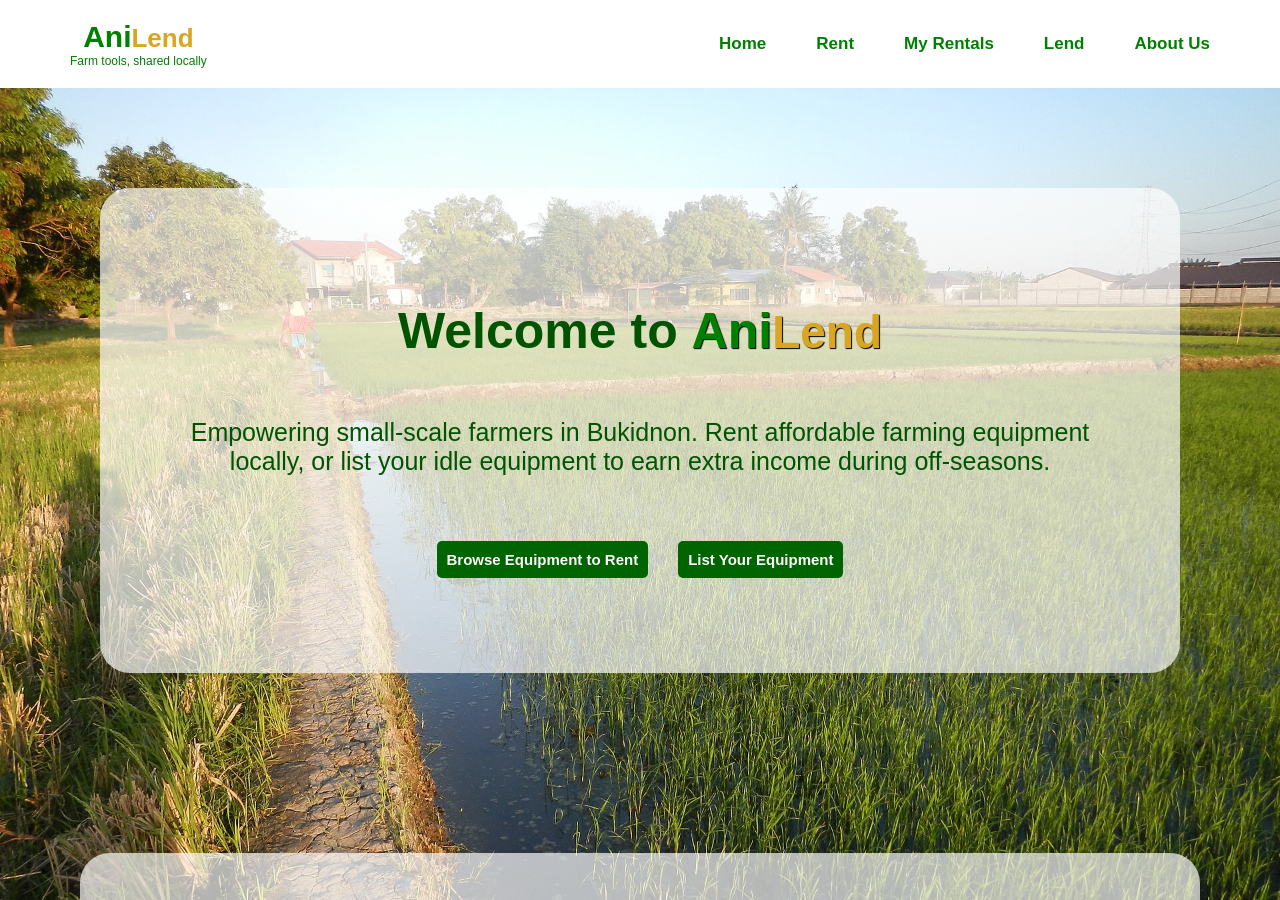
<file: index.html>
<!DOCTYPE html>
<html lang="en">

<head>
    <meta charset="UTF-8">
    <meta name="viewport" content="width=device-width, initial-scale=1.0">
    <link rel="stylesheet" href="style.css">
    <title>AniLend</title>
</head>

<body>
    <div class="header">
        <!-- DIRI ANG BRAND NAME + WORDINGS -->
        <div class="brand_area">
            <span class="Ani_Header">Ani<span class="Lend_Header">Lend</span></span>
            <small>Farm tools, shared locally</small>
        </div>


        <!-- DIRI ANG NAVIGATION -->
        <div id="site-nav">
            <a href="home.html" target="main">Home</a>
            <a href="rent.html" target="main">Rent</a>
            <a href="my-rentals.html" target="main">My Rentals</a>
            <a href="lend.html" target="main">Lend</a>
            <a href="aboutus.html" target="main">About Us</a>
        </div>
    </div>

    <div class="main">
        <iframe src="home.html" width="100%" height="100%" name="main"></iframe>
    </div>

</body>

</html>
</file>
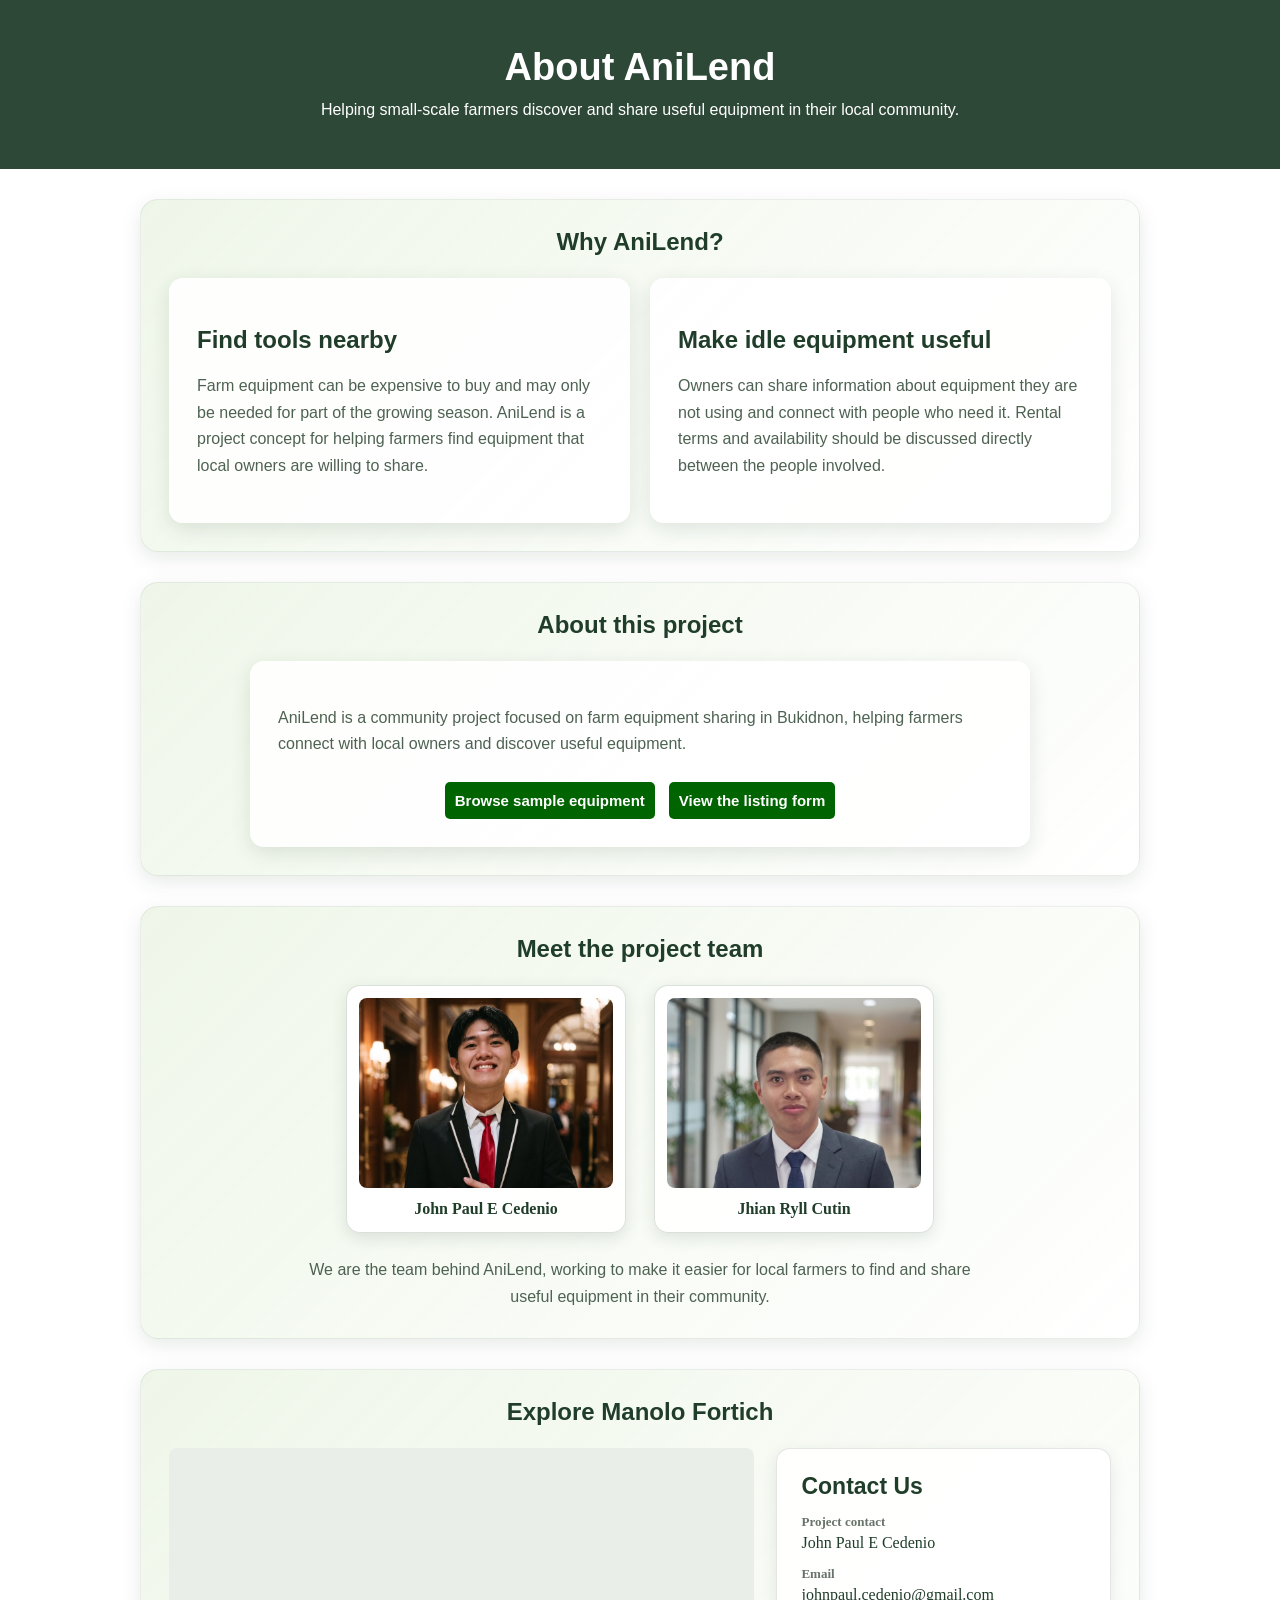
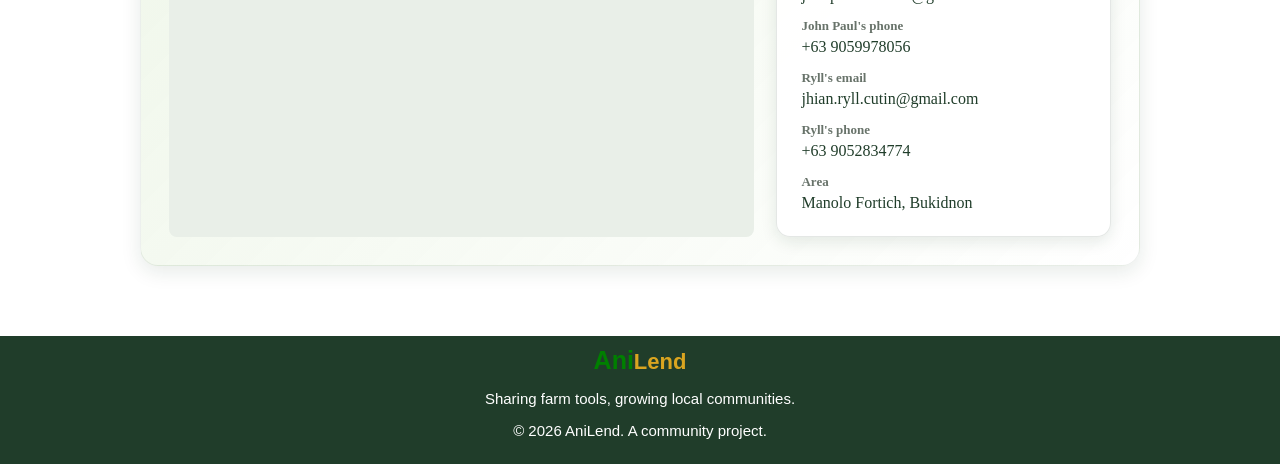
<file: aboutus.html>
<!DOCTYPE html>
<html lang="en">

<head>
    <meta charset="UTF-8">
    <meta name="viewport" content="width=device-width, initial-scale=1.0">
    <meta name="description" content="Learn about AniLend and its farm equipment sharing project in Bukidnon.">
    <title>About AniLend</title>
    <link rel="stylesheet" href="style.css">
</head>

<body>
    <main class="about-content">
        <section class="about-banner">
            <h1>About AniLend</h1>
            <p>Helping small-scale farmers discover and share useful equipment in their local community.</p>
        </section>

        <section class="about-section about-reasons">
            <h2>Why AniLend?</h2>
            <div class="about-panels">
                <article class="about-panel">
                    <h2>Find tools nearby</h2>
                    <p>Farm equipment can be expensive to buy and may only be needed for part of the growing season. AniLend is a project concept for helping farmers find equipment that local owners are willing to share.</p>
                </article>
                <article class="about-panel">
                    <h2>Make idle equipment useful</h2>
                    <p>Owners can share information about equipment they are not using and connect with people who need it. Rental terms and availability should be discussed directly between the people involved.</p>
                </article>
            </div>
        </section>

        <section class="about-section about-project">
            <h2>About this project</h2>
            <article class="about-panel">
                <p>AniLend is a community project focused on farm equipment sharing in Bukidnon, helping farmers connect with local owners and discover useful equipment.</p>
                <div class="about-actions">
                    <a class="btn-rent" href="rent.html">Browse sample equipment</a>
                    <a class="btn-lend" href="lend.html">View the listing form</a>
                </div>
            </article>
        </section>

        <section class="about-section project-team">
            <h2>Meet the project team</h2>
            <div class="team-frames">
                <figure class="team-frame">
                    <img class="team-photo" src="images/john-paul-cedenio.jpg" alt="John Paul E Cedenio wearing a formal suit">
                    <figcaption>John Paul E Cedenio</figcaption>
                </figure>
                <figure class="team-frame">
                    <img class="team-photo" src="images/jhian-ryll-cutin.jpg" alt="Jhian Ryll Cutin wearing a formal suit">
                    <figcaption>Jhian Ryll Cutin</figcaption>
                </figure>
            </div>
            <p class="team-intro">We are the team behind AniLend, working to make it easier for local farmers to find and share useful equipment in their community.</p>
        </section>

        <section class="about-section about-location">
            <h2>Explore Manolo Fortich</h2>
            <div class="location-contact-grid">
                <div class="about-map-container">
                    <iframe title="Map pin in Manolo Fortich, Bukidnon" src="https://www.google.com/maps?q=8.3695,124.8642&amp;output=embed" loading="lazy"></iframe>
                </div>
                <aside class="contact-panel">
                    <h3>Contact Us</h3>
                    <dl>
                        <div>
                            <dt>Project contact</dt>
                            <dd>John Paul E Cedenio</dd>
                        </div>
                        <div>
                            <dt>Email</dt>
                            <dd>johnpaul.cedenio@gmail.com</dd>
                        </div>
                        <div>
                            <dt>John Paul's phone</dt>
                            <dd>+63 9059978056</dd>
                        </div>
                        <div>
                            <dt>Ryll's email</dt>
                            <dd>jhian.ryll.cutin@gmail.com</dd>
                        </div>
                        <div>
                            <dt>Ryll's phone</dt>
                            <dd>+63 9052834774</dd>
                        </div>
                        <div>
                            <dt>Area</dt>
                            <dd>Manolo Fortich, Bukidnon</dd>
                        </div>
                    </dl>
                </aside>
            </div>
        </section>
    </main>

    <footer>
        <div class="brand_area">
            <span class="Ani_Footer">Ani<span class="Lend_Footer">Lend</span></span>
        </div>
        <p>Sharing farm tools, growing local communities.</p>
        <p>© 2026 AniLend. A community project.</p>
    </footer>
</body>

</html>
</file>
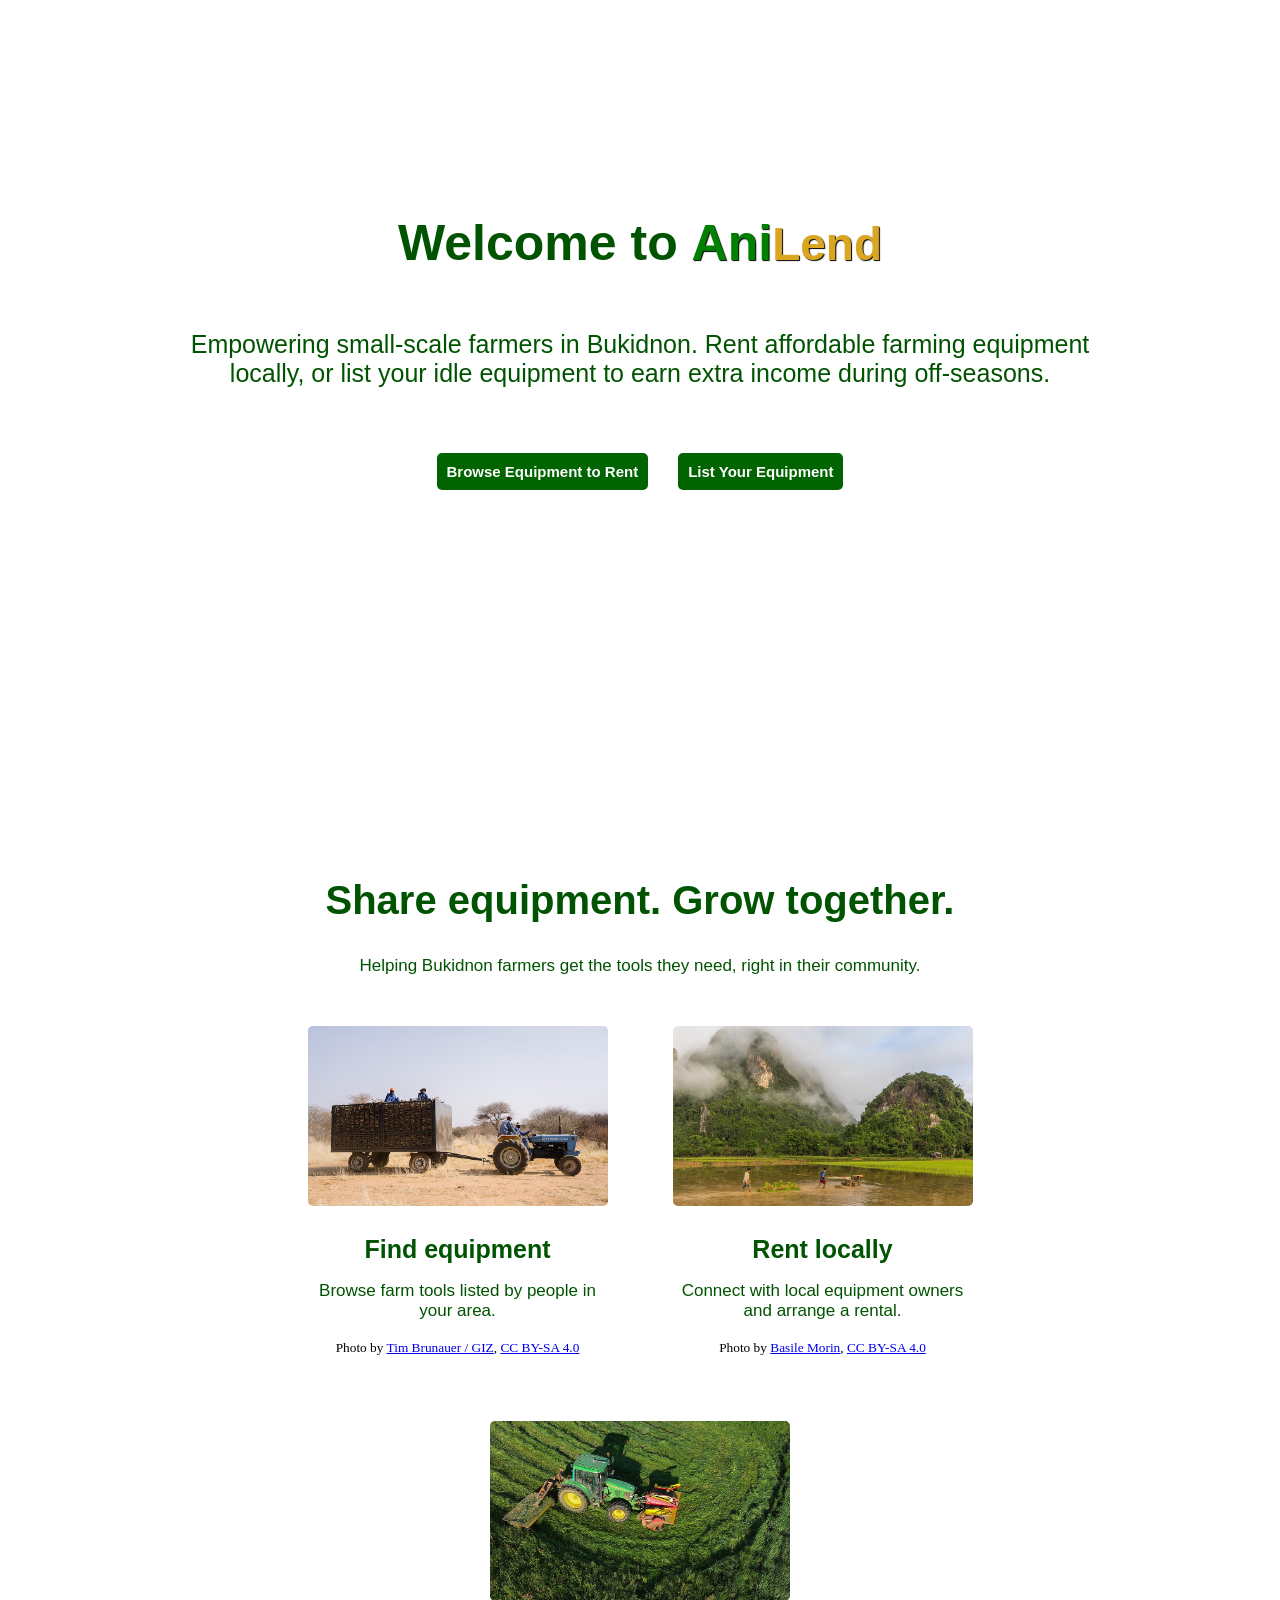
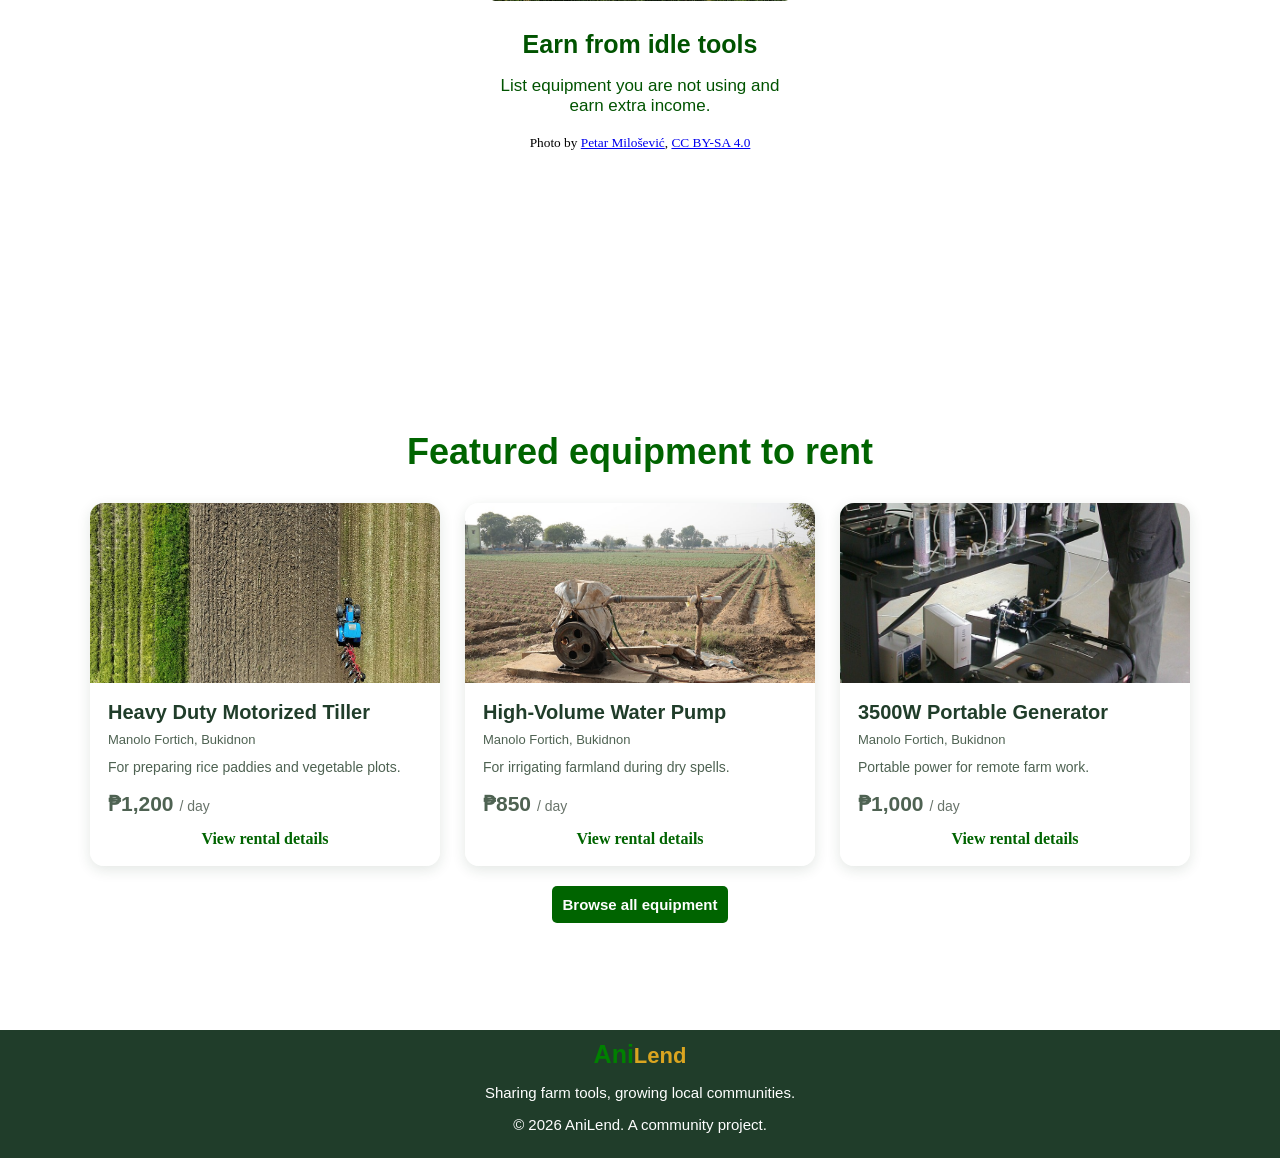
<file: home.html>
<!DOCTYPE html>
<html lang="en">

<head>
    <meta charset="UTF-8">
    <meta name="viewport" content="width=device-width, initial-scale=1.0">
    <title>AniLend - Farm tools, shared locally</title>
    <link rel="stylesheet" href="style.css">
</head>

<body>
    <div class="welcome_home">
        <h1>Welcome to <span class="custom_Ani">Ani<span class="custom_Lend">Lend</span></span></h1>
        <p>Empowering small-scale farmers in Bukidnon. Rent affordable farming equipment locally, or list your idle
            equipment to earn extra income during off-seasons.</p>

        <div class="cta-container">
            <a href="rent.html" class="btn-rent">Browse Equipment to Rent</a>
            <a href="lend.html" class="btn-lend">List Your Equipment</a>
        </div>
    </div>

    <section class="how-it-works">
        <h2>Share equipment. Grow together.</h2>
        <p class="section-intro">
            Helping Bukidnon farmers get the tools they need, right in their community.
        </p>
        <div class="feature-cards">
            <article class="feature-card">
                <img src="images/find-equipment.jpg" alt="Farm workers with a tractor in Namibia">
                <h3>Find equipment</h3>
                <p>Browse farm tools listed by people in your area.</p>
                <small>Photo by <a
                        href="https://commons.wikimedia.org/wiki/File:Farm_workers_with_tractor_in_Namibia.jpg">Tim
                        Brunauer / GIZ</a>, <a href="https://creativecommons.org/licenses/by-sa/4.0/">CC BY-SA
                        4.0</a></small>
            </article>

            <article class="feature-card">
                <img src="images/rent-locally.jpg" alt="Farmers moving rice sheaves with a tractor in Laos">
                <h3>Rent locally</h3>
                <p>Connect with local equipment owners and arrange a rental.</p>
                <small>Photo by <a
                        href="https://commons.wikimedia.org/wiki/File:Two_farmers_driving_a_tractor_towing_a_raft_loaded_with_green_rice_sheaves_in_a_paddy_field_of_Vang_Vieng_Laos.jpg">Basile
                        Morin</a>, <a href="https://creativecommons.org/licenses/by-sa/4.0/">CC BY-SA 4.0</a></small>
            </article>

            <article class="feature-card">
                <img src="images/earn-from-tools.jpg" alt="Farming equipment ready to be used">
                <h3>Earn from idle tools</h3>
                <p>List equipment you are not using and earn extra income.</p>
                <small>Photo by <a
                        href="https://commons.wikimedia.org/wiki/File:Tractor_John_Deere_6320_with_front_and_rear_mower_cutting_grass.jpg">Petar
                        Milošević</a>, <a href="https://creativecommons.org/licenses/by-sa/4.0/">CC BY-SA
                        4.0</a></small>
            </article>
        </div>
    </section>

    <section class="featured-items">
    <h2 class="featured-title">Featured equipment to rent</h2>

    <div class="featured-grid">
        <article class="card">
            <div class="card-img">
                <img src="images/motorized-tiller.jpg" alt="Motorized tiller in a farm field">
            </div>
            <div class="card-body">
                <h3 class="item-name">Heavy Duty Motorized Tiller</h3>
                <p class="location">Manolo Fortich, Bukidnon</p>
                <p class="desc">For preparing rice paddies and vegetable plots.</p>
                <p class="price">₱1,200 <span>/ day</span></p>
                <a class="card-link" href="rent.html#motorized-tiller">View rental details</a>
            </div>
        </article>

        <article class="card">
            <div class="card-img">
                <img src="images/water-pump.jpg" alt="Water pump for farm irrigation">
            </div>
            <div class="card-body">
                <h3 class="item-name">High-Volume Water Pump</h3>
                <p class="location">Manolo Fortich, Bukidnon</p>
                <p class="desc">For irrigating farmland during dry spells.</p>
                <p class="price">₱850 <span>/ day</span></p>
                <a class="card-link" href="rent.html#water-pump">View rental details</a>
            </div>
        </article>

        <article class="card">
            <div class="card-img">
                <img src="images/generator.jpg" alt="Portable generator">
            </div>
            <div class="card-body">
                <h3 class="item-name">3500W Portable Generator</h3>
                <p class="location">Manolo Fortich, Bukidnon</p>
                <p class="desc">Portable power for remote farm work.</p>
                <p class="price">₱1,000 <span>/ day</span></p>
                <a class="card-link" href="rent.html#generator">View rental details</a>
            </div>
        </article>
    </div>

    <p>
        <a class="btn-rent" href="rent.html">Browse all equipment</a>
    </p>
</section>

    <footer>
        <div class="brand_area">
            <span class="Ani_Footer">Ani<span class="Lend_Footer">Lend</span></span>
        </div>
        <p>Sharing farm tools, growing local communities.</p>
        <p>© 2026 AniLend. A community project.</p>
    </footer>
</body>

</html>
</file>
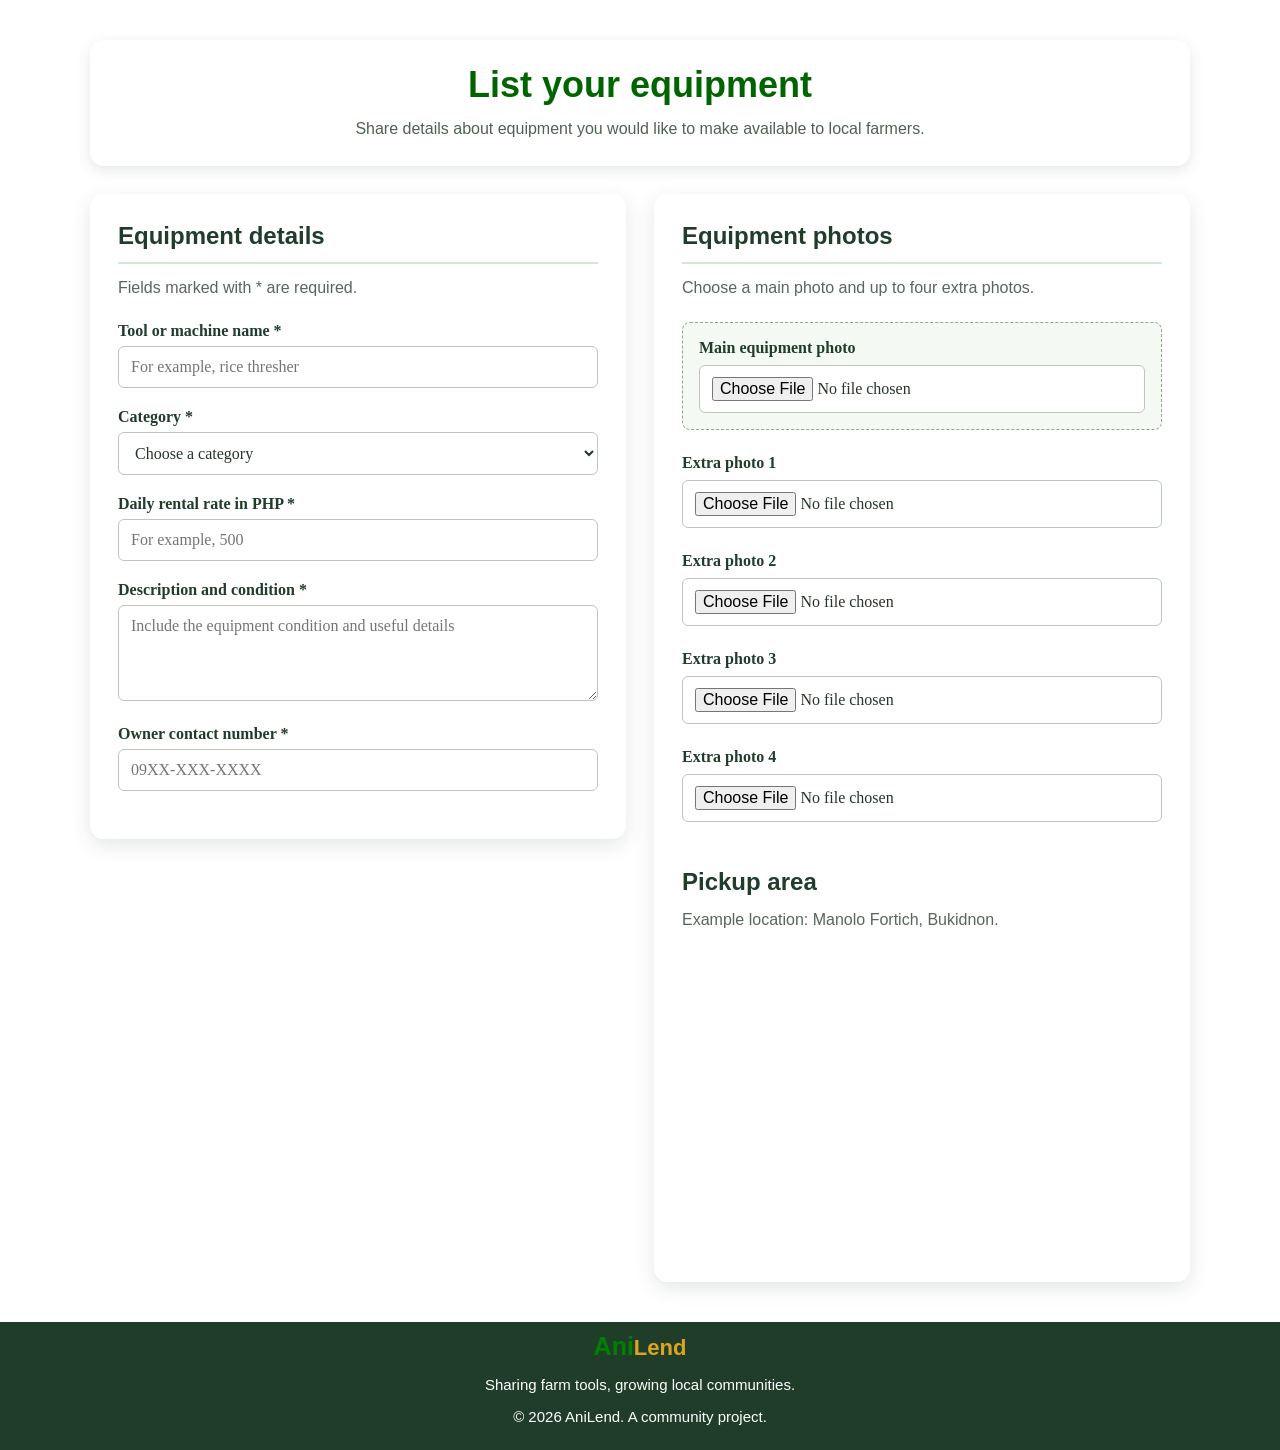
<file: lend.html>
<!DOCTYPE html>
<html lang="en">

<head>
    <meta charset="UTF-8">
    <meta name="viewport" content="width=device-width, initial-scale=1.0">
    <meta name="description" content="Learn how to list farm equipment with AniLend.">
    <title>List Equipment | AniLend</title>
    <link rel="stylesheet" href="style.css">
</head>

<body>
    <main class="lend-content">
        <header class="lend-heading">
            <h1>List your equipment</h1>
            <p>Share details about equipment you would like to make available to local farmers.</p>
        </header>

        <div class="form-container">
            <section class="form-panel">
                <h2 class="form-section-title">Equipment details</h2>
                <p class="form-help">Fields marked with * are required.</p>
                <form>
                    <div class="form-group">
                        <label for="tool-name">Tool or machine name *</label>
                        <input id="tool-name" name="tool-name" type="text" placeholder="For example, rice thresher" required>
                    </div>

                    <div class="form-group">
                        <label for="tool-category">Category *</label>
                        <select id="tool-category" name="tool-category" required>
                            <option value="">Choose a category</option>
                            <option>Soil cultivation</option>
                            <option>Harvesting and threshing</option>
                            <option>Irrigation and water pumps</option>
                            <option>Power and generators</option>
                            <option>Other farm tools</option>
                        </select>
                    </div>

                    <div class="form-group">
                        <label for="daily-rate">Daily rental rate in PHP *</label>
                        <input id="daily-rate" name="daily-rate" type="number" min="1" step="1" placeholder="For example, 500" required>
                    </div>

                    <div class="form-group">
                        <label for="description">Description and condition *</label>
                        <textarea id="description" name="description" rows="4" placeholder="Include the equipment condition and useful details" required></textarea>
                    </div>

                    <div class="form-group">
                        <label for="owner-contact">Owner contact number *</label>
                        <input id="owner-contact" name="owner-contact" type="tel" autocomplete="tel" placeholder="09XX-XXX-XXXX" required>
                    </div>

                </form>
            </section>

            <section class="map-panel">
                <h2 class="form-section-title">Equipment photos</h2>
                <p class="form-help">Choose a main photo and up to four extra photos.</p>
                <div class="equipment-photos">
                    <div class="form-group">
                        <label for="main-photo">Main equipment photo</label>
                        <input id="main-photo" name="main-photo" type="file" accept="image/*">
                    </div>
                    <div class="form-group">
                        <label for="extra-photo-1">Extra photo 1</label>
                        <input id="extra-photo-1" name="extra-photo-1" type="file" accept="image/*">
                    </div>
                    <div class="form-group">
                        <label for="extra-photo-2">Extra photo 2</label>
                        <input id="extra-photo-2" name="extra-photo-2" type="file" accept="image/*">
                    </div>
                    <div class="form-group">
                        <label for="extra-photo-3">Extra photo 3</label>
                        <input id="extra-photo-3" name="extra-photo-3" type="file" accept="image/*">
                    </div>
                    <div class="form-group">
                        <label for="extra-photo-4">Extra photo 4</label>
                        <input id="extra-photo-4" name="extra-photo-4" type="file" accept="image/*">
                    </div>
                </div>

                <h2 class="pickup-heading">Pickup area</h2>
                <p class="form-help">Example location: Manolo Fortich, Bukidnon.</p>
                <div class="map-container">
                    <iframe title="Map of Manolo Fortich, Bukidnon" src="https://www.google.com/maps?q=Manolo+Fortich,+Bukidnon&amp;output=embed" loading="lazy"></iframe>
                </div>
            </section>
        </div>
    </main>

    <footer>
        <div class="brand_area">
            <span class="Ani_Footer">Ani<span class="Lend_Footer">Lend</span></span>
        </div>
        <p>Sharing farm tools, growing local communities.</p>
        <p>© 2026 AniLend. A community project.</p>
    </footer>
</body>

</html>
</file>
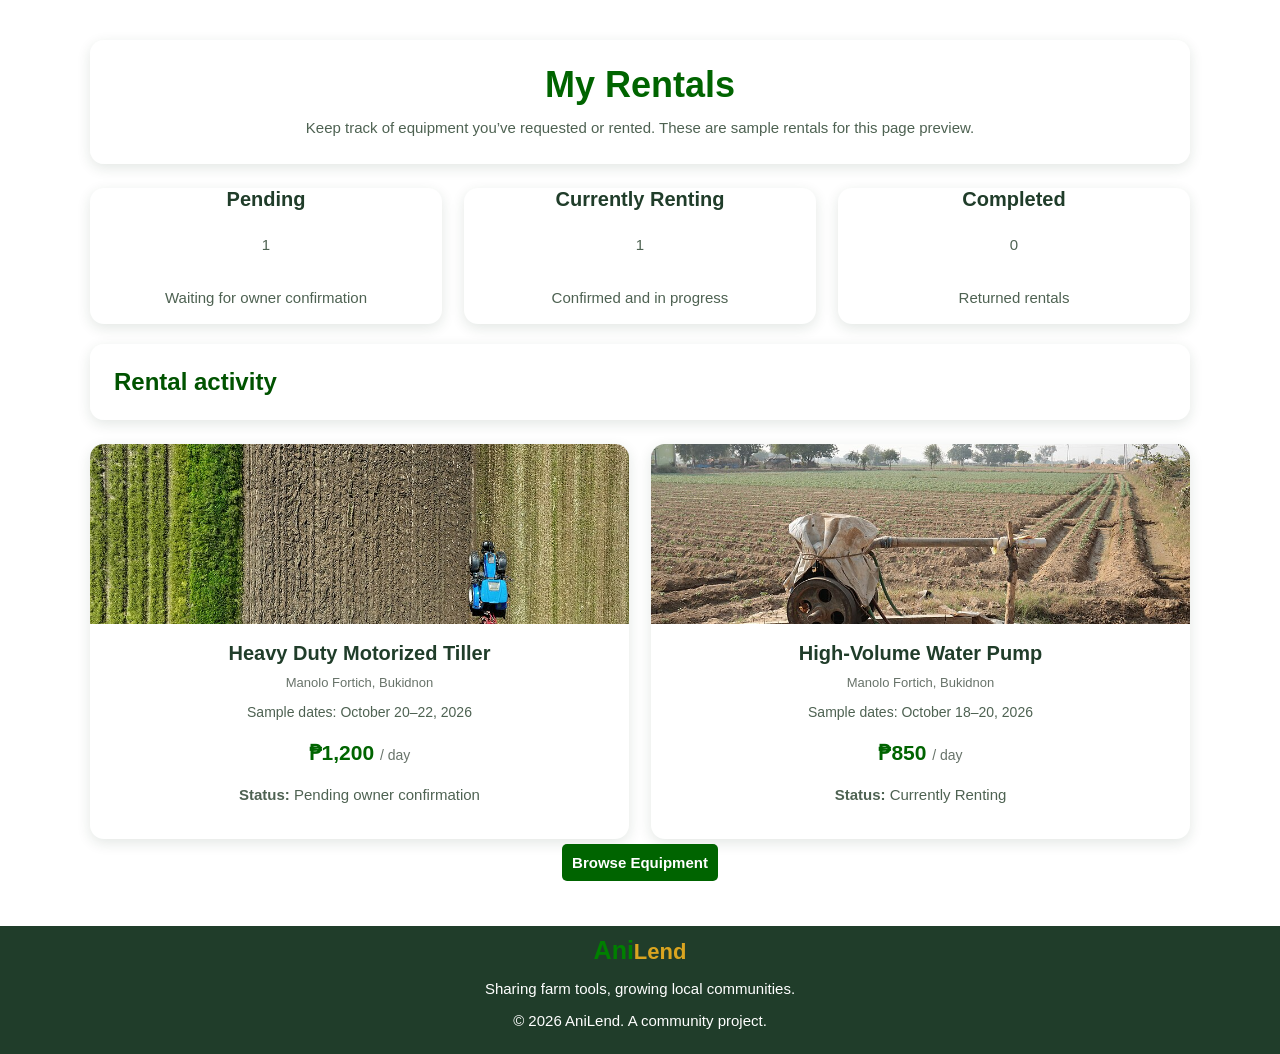
<file: my-rentals.html>
<!DOCTYPE html>
<html lang="en">

<head>
    <meta charset="UTF-8">
    <meta name="viewport" content="width=device-width, initial-scale=1.0">
    <meta name="description" content="View sample AniLend farm equipment rentals.">
    <title>My Rentals | AniLend</title>
    <link rel="stylesheet" href="style.css">
</head>

<body>
    <main class="catalog-content">
        <article class="catalog-title">
            <h1>My Rentals</h1>
            <p>Keep track of equipment you’ve requested or rented. These are sample rentals for this page preview.</p>
        </article>

        <section class="rental-grid" aria-label="Rental status summary">
            <article class="rental-card">
                <h2>Pending</h2>
                <p >1</p>
                <p>Waiting for owner confirmation</p>
            </article>
            <article class="rental-card" >
                <h2>Currently Renting</h2>
                <p>1</p>
                <p>Confirmed and in progress</p>
            </article>
            <article class="rental-card"">
                <h2>Completed</h2>
                <p>0</p>
                <p>Returned rentals</p>
            </article>
        </section>

        <h2 class="rent_h2">Rental activity</h2>
        <section class="rental-grid" aria-label="Sample rental activity">
            <article class="rental-card">
                <img src="images/motorized-tiller.jpg" alt="Motorized tiller in a farm field">
                <div class="rental-card-body">
                    <h2>Heavy Duty Motorized Tiller</h2>
                    <p class="location">Manolo Fortich, Bukidnon</p>
                    <p class="description">Sample dates: October 20–22, 2026</p>
                    <p class="price">₱1,200 <span>/ day</span></p>
                    <p><strong>Status:</strong> <span>Pending owner confirmation</span></p>
                </div>
            </article>

            <article class="rental-card">
                <img src="images/water-pump.jpg" alt="Water pump beside a farm field">
                <div class="rental-card-body">
                    <h2>High-Volume Water Pump</h2>
                    <p class="location">Manolo Fortich, Bukidnon</p>
                    <p class="description">Sample dates: October 18–20, 2026</p>
                    <p class="price">₱850 <span>/ day</span></p>
                    <p><strong>Status:</strong> <span>Currently Renting</span></p>
                </div>
            </article>
        </section>

        <p>
            <a class="btn-rent" href="rent.html">Browse Equipment</a>
        </p>
    </main>

    <footer>
        <div class="brand_area">
            <span class="Ani_Footer">Ani<span class="Lend_Footer">Lend</span></span>
        </div>
        <p>Sharing farm tools, growing local communities.</p>
        <p>© 2026 AniLend. A community project.</p>
    </footer>
</body>

</html>
</file>
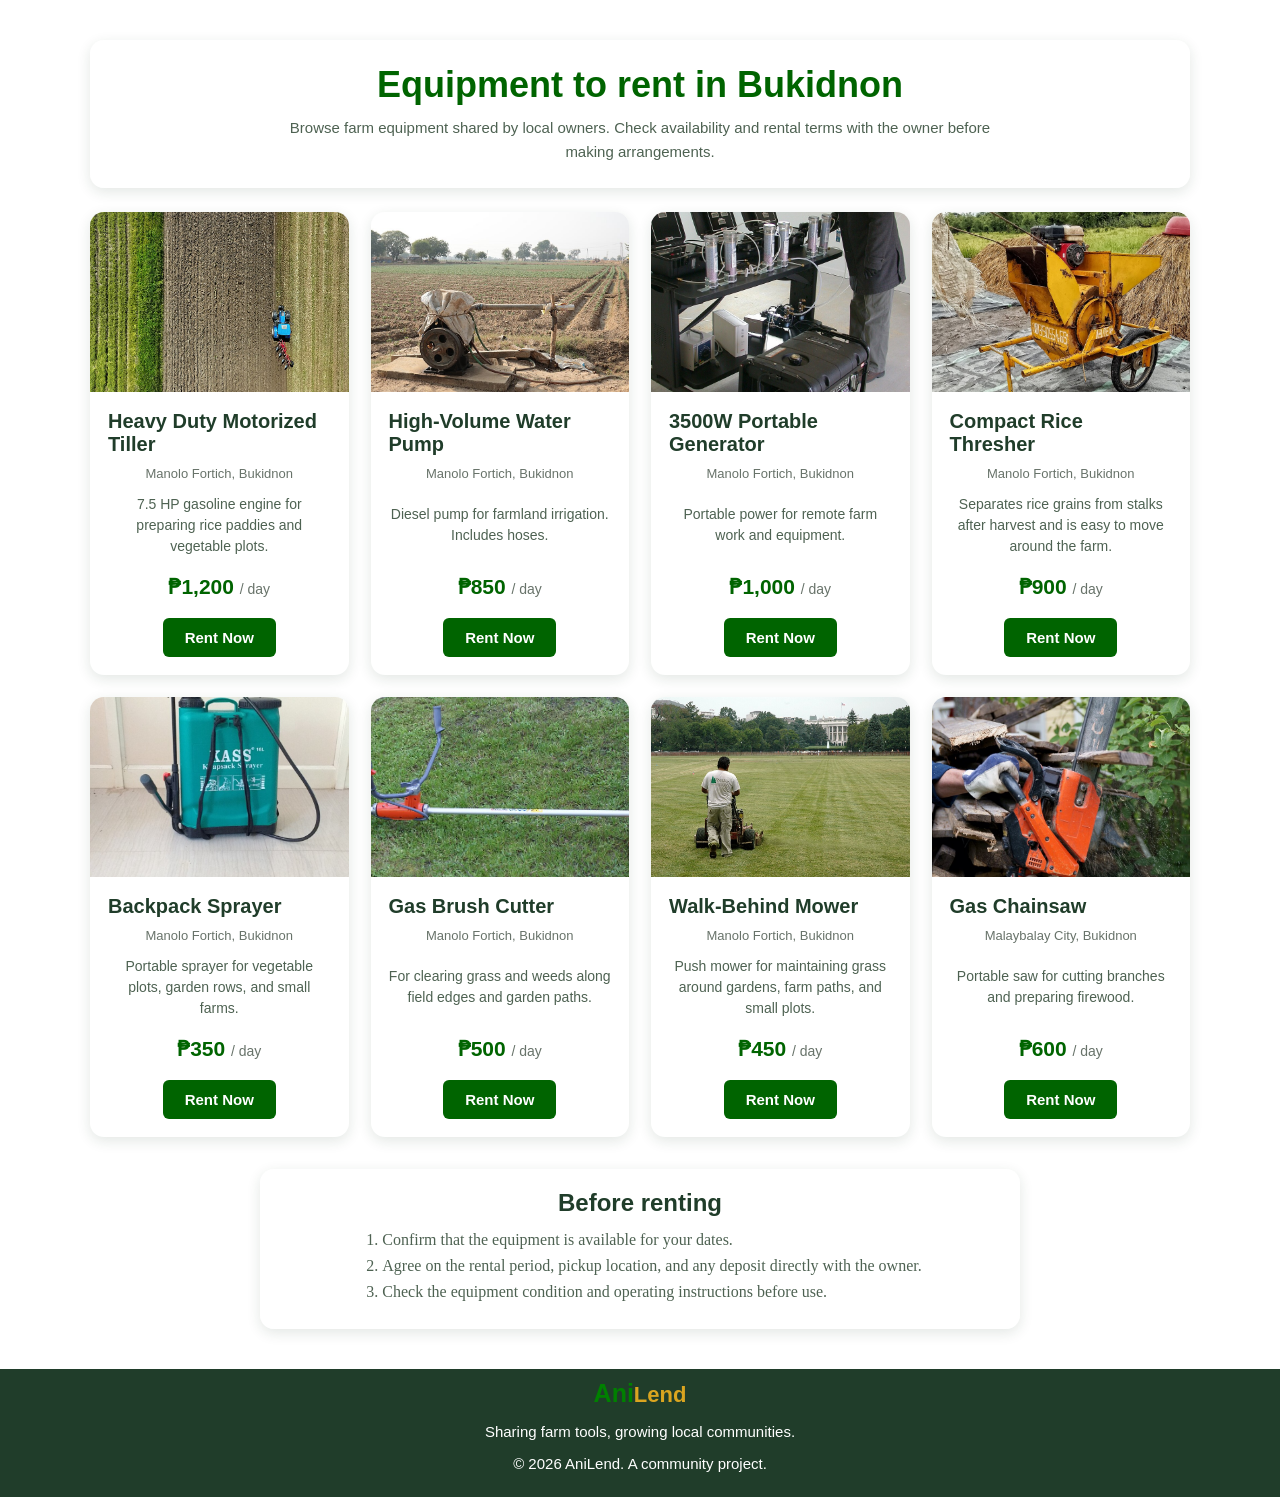
<file: rent.html>
<!DOCTYPE html>
<html lang="en">

<head>
    <meta charset="UTF-8">
    <meta name="viewport" content="width=device-width, initial-scale=1.0">
    <meta name="description" content="Browse sample farm equipment rental listings in Bukidnon.">
    <title>Rent Farm Equipment | AniLend</title>
    <link rel="stylesheet" href="style.css">
</head>

<body>
    <main class="catalog-content">
        <article class="catalog-title">  <h1>Equipment to rent in Bukidnon</h1>
        <p>Browse farm equipment shared by local owners. Check availability and rental terms with the owner before making arrangements.</p>
        </article>
      

        <section class="rental-grid" aria-label="Available equipment">
            <article class="rental-card" id="motorized-tiller">
                <img src="images/motorized-tiller.jpg" alt="Motorized tiller working on a field">
                <div class="rental-card-body">
                    <h2>Heavy Duty Motorized Tiller</h2>
                    <p class="location">Manolo Fortich, Bukidnon</p>
                    <p class="description">7.5 HP gasoline engine for preparing rice paddies and vegetable plots.</p>
                    <p class="price">₱1,200 <span>/ day</span></p>
                    <a class="rent-now-button" href="my-rentals.html">Rent Now</a>
                </div>
            </article>

            <article class="rental-card" id="water-pump">
                <img src="images/water-pump.jpg" alt="Water pump beside an irrigated field">
                <div class="rental-card-body">
                    <h2>High-Volume Water Pump</h2>
                    <p class="location">Manolo Fortich, Bukidnon</p>
                    <p class="description">Diesel pump for farmland irrigation. Includes hoses.</p>
                    <p class="price">₱850 <span>/ day</span></p>
                    <a class="rent-now-button" href="my-rentals.html">Rent Now</a>
                </div>
            </article>

            <article class="rental-card" id="generator">
                <img src="images/generator.jpg" alt="Portable generator">
                <div class="rental-card-body">
                    <h2>3500W Portable Generator</h2>
                    <p class="location">Manolo Fortich, Bukidnon</p>
                    <p class="description">Portable power for remote farm work and equipment.</p>
                    <p class="price">₱1,000 <span>/ day</span></p>
                    <a class="rent-now-button" href="my-rentals.html">Rent Now</a>
                </div>
            </article>

            <article class="rental-card" id="rice-thresher">
                <img src="images/rice-thresher.jpg" alt="Rice thresher ready for harvest work">
                <div class="rental-card-body">
                    <h2>Compact Rice Thresher</h2>
                    <p class="location">Manolo Fortich, Bukidnon</p>
                    <p class="description">Separates rice grains from stalks after harvest and is easy to move around the farm.</p>
                    <p class="price">₱900 <span>/ day</span></p>
                    <a class="rent-now-button" href="my-rentals.html">Rent Now</a>
                </div>
            </article>

            <article class="rental-card" id="backpack-sprayer">
                <img src="images/backpack-sprayer.jpg" alt="Backpack sprayer for farm and garden use">
                <div class="rental-card-body">
                    <h2>Backpack Sprayer</h2>
                    <p class="location">Manolo Fortich, Bukidnon</p>
                    <p class="description">Portable sprayer for vegetable plots, garden rows, and small farms.</p>
                    <p class="price">₱350 <span>/ day</span></p>
                    <a class="rent-now-button" href="my-rentals.html">Rent Now</a>
                </div>
            </article>

            <article class="rental-card" id="brush-cutter">
                <img src="images/brush-cutter.jpg" alt="Gas-powered brush cutter on grass">
                <div class="rental-card-body">
                    <h2>Gas Brush Cutter</h2>
                    <p class="location">Manolo Fortich, Bukidnon</p>
                    <p class="description">For clearing grass and weeds along field edges and garden paths.</p>
                    <p class="price">₱500 <span>/ day</span></p>
                    <a class="rent-now-button" href="my-rentals.html">Rent Now</a>
                </div>
            </article>

            <article class="rental-card" id="lawn-mower">
                <img src="images/lawn-mower.jpg" alt="Walk-behind mower cutting grass">
                <div class="rental-card-body">
                    <h2>Walk-Behind Mower</h2>
                    <p class="location">Manolo Fortich, Bukidnon</p>
                    <p class="description">Push mower for maintaining grass around gardens, farm paths, and small plots.</p>
                    <p class="price">₱450 <span>/ day</span></p>
                    <a class="rent-now-button" href="my-rentals.html">Rent Now</a>
                </div>
            </article>

            <article class="rental-card" id="chainsaw">
                <img src="images/chainsaw.jpg" alt="Gas-powered chainsaw cutting wood">
                <div class="rental-card-body">
                    <h2>Gas Chainsaw</h2>
                    <p class="location">Malaybalay City, Bukidnon</p>
                    <p class="description">Portable saw for cutting branches and preparing firewood.</p>
                    <p class="price">₱600 <span>/ day</span></p>
                    <a class="rent-now-button" href="my-rentals.html">Rent Now</a>
                </div>
            </article>
        </section>

        <section class="rental-info" id="rental-information">
            <h2>Before renting</h2>
            <ol>
                <li>Confirm that the equipment is available for your dates.</li>
                <li>Agree on the rental period, pickup location, and any deposit directly with the owner.</li>
                <li>Check the equipment condition and operating instructions before use.</li>
            </ol>
        </section>

    </main>

    <footer>
        <div class="brand_area">
            <span class="Ani_Footer">Ani<span class="Lend_Footer">Lend</span></span>
        </div>
        <p>Sharing farm tools, growing local communities.</p>
        <p>© 2026 AniLend. A community project.</p>
    </footer>
</body>

</html>
</file>
<file: style.css>
/* ----------------------------------
       PARA SA LAHAT NGA AREA
       -------------------------  */
body {
    height: 100vh;
    margin: 0;
    padding: 0;
    display: flex;
    flex-direction: column;
}



h1,
h2,
h3,
p {
    font-family: 'Manrope', Arial, sans-serif;
    color: rgb(0, 83, 0);
    
}



/* ----------------------------------
     HEADER AREA THIS PART PERD
       -------------------------  */
.header {
    background-color: white;
    align-items: center;
    justify-content: space-between;
    margin-left: 50px;
    margin-right: 50px;
    display: flex;
    padding: 20px;
    font-family: 'Manrope', Arial, sans-serif;

}

.brand_area {
    display: flex;
    flex-direction: column;
    align-items: center;
}

.Lend_Header {
    color: goldenrod;
    font-weight: bold;
    font-size: 26px;
    font-family: 'Manrope', Arial, sans-serif;
}

.Ani_Header {
    color: green;
    font-weight: bold;
    font-size: 30px;
    font-family: 'DM Sans', Arial, sans-serif;
}

.brand_area small {
    font-size: 12px;
    color: green;
}

/* ----------------------------------
     DIRI NAVIGATION PERD
       -------------------------  */

#site-nav {
    display: flex;
    gap: 50px;
}

#site-nav a {
    color: green;
    text-decoration: none;
    font-size: 17px;
    font-weight: bold;
    transition: color 0.3s;
}

#site-nav a:hover {
    color: goldenrod;
}

/* ----------------------------------
        IFRAME - FOOTER
       -------------------------  */

.main {
    background-color: rgba(243, 243, 243, 0.884);
    flex: 1;
    min-height: 0;
    width: 100%;
    background: url("images/farm-background.jpg") center / cover;
}

iframe {
    display: block;
    width: 100%;
    height: 100%;
    border: 0;
}

footer {
    background-color: #203d2a;
    gap: 0px;
    padding: 10px;
    text-align: center;
    font-size: 10px;
    font-family: 'Manrope', Arial, sans-serif;
}

footer p {
    color: white;
    font-size: 15px;
    font-family: 'Manrope', Arial, sans-serif;
    align-items: center;
}

.Ani_Footer {
    color: green;
    font-weight: bold;
    font-size: 25px;
    font-family: 'DM Sans', Arial, sans-serif;
}

.Lend_Footer {
    color: goldenrod;
    font-weight: bold;
    font-size: 22px;
    font-family: 'Manrope', Arial, sans-serif;
}















/* ----------------------------------
       HOME AREA THIS PART PERD
       -------------------------  */

.cta-container{
    display: flex;
}
.btn-lend,
.btn-rent {
    padding: 10px;
    margin: 15px;
    font-size: 15px;
    background-color: darkgreen;
    color: white;
    font-family: Arial, Helvetica, sans-serif;
    border-radius: 5px;
    text-decoration: none;
    font-weight: bold;
}

.welcome_home {
    background-color: rgba(255, 255, 255, 0.684);
    padding: 80px;
    margin: 100px;
    border-radius: 30px;
    display: flex;
    flex-direction: column;
    align-items: center;
}

.welcome_home h1 {
    font-size: 50px;
    text-align: center;
    align-items: center;
}

.welcome_home p {
    margin-bottom: 50px;
    text-align: center;
    font-size: 25px;
    font-family: Arial, Helvetica, sans-serif;
}

.custom_Ani {
    color: green;
    text-shadow: 1px 1px 1px black;
    font-weight: bold;
    font-size: 50px;
    font-family: 'DM Sans', Arial, sans-serif;

}

.custom_Lend {
    color: goldenrod;
    font-weight: bold;
    font-size: 46px;
    font-family: 'Manrope', Arial, sans-serif;
}

.catalog-content p{
    text-align: center;
    align-content: center;
}
.rental-card{
    align-items: center;
}
.rental-card a{
    display: inline-block; 
    text-decoration: none;
}












.how-it-works {
    text-align: center;
    background-color: rgba(255, 255, 255, 0.684);
    padding: 80px;
    margin: 80px;
    border-radius: 30px;
}

.how-it-works h2 {
    font-size: 40px;
}

.how-it-works p {
    font-size: 17px;
}

.section-intro {
    margin-bottom: 30px;
}

.feature-cards {
    display: flex;
    justify-content: center;
    gap: 25px;
    flex-wrap: wrap;
}

.feature-card {
    max-width: 300px;
    padding: 20px;
    background-color: rgba(255, 255, 255, 0.684);
    border-radius: 8px;
}

.feature-card img {
    width: 100%;
    height: 180px;
    object-fit: cover;
    border-radius: 5px;
}

.feature-card h3 {
    margin-bottom: 10px;
    font-weight: bold;
    font-size: 25px;
}



.featured-items {
    background-color: rgba(255, 255, 255, 0.684);
    text-align: center;
    padding: 50px 30px;
    margin: 50px;
    border-radius: 30px;
}

.featured-title {
    margin: 0 0 30px;
    color: darkgreen;
    font-size: 36px;
}

.featured-grid {
    display: flex;
    justify-content: center;
    gap: 25px;
    flex-wrap: wrap;
}

.featured-grid .card {
    flex: 1 1 250px;
    max-width: 350px;
    overflow: hidden;
    border-radius: 14px;
    background-color: rgba(255, 255, 255, 0.94);
    box-shadow: 0 4px 14px rgba(24, 55, 34, .12);
    text-align: left;
}

.featured-grid .card-img {
    height: 180px;
    overflow: hidden;
}

.featured-grid .card-img img {
    display: block;
    width: 100%;
    height: 100%;
    object-fit: cover;
}

.featured-grid .card-body {
    display: flex;
    flex: 1;
    flex-direction: column;
    padding: 18px;
}

.featured-grid .item-name {
    margin: 0 0 8px;
    color: #203d2a;
    font-size: 20px;
}

.featured-grid .card-body p {
    color: #4e6252;
}

.featured-grid .location {
    margin: 0 0 10px;
    color: #68736a;
    font-size: 13px;
}

.featured-grid .desc {
    flex: 1;
    margin: 0 0 14px;
    font-size: 14px;
    line-height: 1.5;
}

.featured-grid .price {
    margin: 0 0 14px;
    color: darkgreen;
    font-size: 21px;
    font-weight: bold;
}

.featured-grid .price span {
    color: #68736a;
    font-size: 14px;
    font-weight: normal;
}

.featured-grid .card-link {
    align-self: center;
    margin-top: auto;
    color: darkgreen;
    font-weight: bold;
    text-decoration: none;
}

.featured-grid .card-link:hover {
    text-decoration: underline;
}

.featured-items > p {
    margin-top: 30px;
}





/* RENT, LEND AND ABOUT PAGES */
.catalog-content,
.lend-content {
    flex: 1;
    width: min(1100px, calc(100% - 40px));
    margin: 0 auto;
    padding: 40px 0;
}

.catalog-title {
    margin: 0 0 10px;
    color: darkgreen;
    font-size: 36px;
    text-align: center;
}
.catalog-content p{
    font-family: 'Manrope', Arial, sans-serif;
    color: rgb(0, 83, 0);
    font-size: 15px;
}

.catalog-content > .catalog-title {
    box-sizing: border-box;
    margin-bottom: 24px;
    padding: 24px;
    border-radius: 14px;
    background-color: rgba(255, 255, 255, 0.684);
    box-shadow: 0 4px 14px rgba(24, 55, 34, .12);
}

.catalog-content > .catalog-title h1 {
    margin: 0 0 10px;
    color: darkgreen;
    font-size: 36px;
}

.catalog-content > .catalog-title p {
    max-width: 720px;
    margin: 0 auto;
    color: #4e6252;
    line-height: 1.6;
}

.catalog-intro {
    color: #4e6252;
    line-height: 1.6;
}

.catalog-intro {
    margin: 0 auto 30px;
    max-width: 720px;
    text-align: center;
}

.rental-grid {
    display: grid;
    grid-template-columns: repeat(auto-fit, minmax(230px, 1fr));
    gap: 22px;
}

.rental-card {
    display: flex;
    min-width: 0;
    flex-direction: column;
    overflow: hidden;
    border-radius: 14px;
    background: white;
    box-shadow: 0 4px 14px rgba(24, 55, 34, .12);
}

.rental-card img {
    display: block;
    width: 100%;
    height: 180px;
    object-fit: cover;
}

.rental-card-body {
    display: flex;
    flex: 1;
    flex-direction: column;
    padding: 18px;
}

.rental-card h2 {
    margin: 0 0 8px;
    color: #203d2a;
    font-size: 20px;
}

.rental-card p {
    color: #4e6252;
    line-height: 1.5;
}

.rental-card .location {
    margin: 0 0 10px;
    color: #68736a;
    font-size: 13px;
}

.rental-card .description {
    flex: 1;
    margin: 0 0 14px;
    font-size: 14px;
}

.rental-card .price {
    margin: 0;
    color: darkgreen;
    font-size: 21px;
    font-weight: bold;
}

.rental-card .price span {
    color: #68736a;
    font-size: 14px;
    font-weight: normal;
}

.rent-now-button {
    align-self: center;
    margin-top: 16px;
    padding: 11px 22px;
    border: 0;
    border-radius: 6px;
    background: darkgreen;
    color: white;
    font: bold 15px 'Manrope', Arial, sans-serif;
    opacity: 1;
}

.rent-now-button:disabled {
    cursor: default;
}

.rental-info {
    box-sizing: border-box;
    width: min(760px, 100%);
    margin: 32px auto 0;
    padding: 20px 24px;
    border-radius: 14px;
    background: rgba(255, 255, 255, 0.684);
    box-shadow: 0 4px 14px rgba(24, 55, 34, .12);
}
.rent_h2{
    box-sizing: border-box;
    margin-bottom: 24px;
    padding: 24px;
    border-radius: 14px;
    background-color: rgba(255, 255, 255, 0.684);
    box-shadow: 0 4px 14px rgba(24, 55, 34, .12);
}
.rental-info h2 {
    margin: 0 0 14px;
    color: #203d2a;
    text-align: center;
}

.rental-info ol {
    box-sizing: border-box;
    width: fit-content;
    max-width: 100%;
    margin: 0 auto;
    padding-left: 24px;
}

.rental-info li {
    margin: 8px 0;
    color: #4e6252;
}

.lend-content > h1,
.about-content h1,
.about-content h2 {
    color: #203d2a;
}

.lend-heading {
    box-sizing: border-box;
    margin-bottom: 28px;
    padding: 24px;
    border-radius: 14px;
    background-color: rgba(255, 255, 255, 0.684);
    box-shadow: 0 4px 14px rgba(24, 55, 34, .12);
    text-align: center;
}

.lend-heading h1 {
    margin: 0 0 10px;
    color: darkgreen;
    font-size: 36px;
}

.lend-heading p {
    max-width: 720px;
    margin: 0 auto;
    color: #4e6252;
    line-height: 1.6;
}

.form-container {
    display: grid;
    grid-template-columns: minmax(0, 1fr) minmax(0, 1fr);
    align-items: start;
    gap: 28px;
}

.form-panel,
.map-panel,
.about-panel {
    box-sizing: border-box;
    padding: 28px;
    border-radius: 14px;
    background: rgba(255, 255, 255, 0.9);
    box-shadow: 0 6px 20px rgba(24, 55, 34, .12);
}

.form-panel h2,
.map-panel h2 {
    margin: 0 0 12px;
    color: #203d2a;
}

.form-section-title {
    padding-bottom: 12px;
    border-bottom: 2px solid rgba(0, 100, 0, .16);
    font-size: 24px;
}

.form-help {
    margin: 0 0 22px;
    color: #58665b;
    line-height: 1.5;
}

.form-group {
    margin-bottom: 20px;
}

.form-group label {
    display: block;
    margin-bottom: 6px;
    color: #203d2a;
    font-weight: bold;
}

.form-group input,
.form-group select,
.form-group textarea {
    box-sizing: border-box;
    width: 100%;
    padding: 11px 12px;
    border: 1px solid #bbc8bb;
    border-radius: 6px;
    background: white;
    color: #25352a;
    font: inherit;
}

.form-group input:focus,
.form-group select:focus,
.form-group textarea:focus {
    outline: 2px solid #679064;
    outline-offset: 1px;
}

.equipment-photos {
    display: grid;
    gap: 4px 14px;
    margin: 16px 0 24px;
}

.equipment-photos .form-group:first-child {
    grid-column: 1 / -1;
    padding: 16px;
    border: 1px dashed #8da88a;
    border-radius: 8px;
    background: rgba(244, 249, 242, .9);
}

.equipment-photos input {
    display: block;
    width: 100%;
    margin-top: 8px;
}

.pickup-heading {
    margin-top: 26px !important;
}

.map-container,
.about-map-container {
    min-height: 280px;
    overflow: hidden;
    border-radius: 8px;
}

.map-container iframe,
.about-map-container iframe {
    display: block;
    width: 100%;
    height: 300px;
    border: 0;
}

.about-content {
    flex: 1;
    padding-bottom: 40px;
}

.about-banner {
    padding: 46px 24px;
    background: rgba(32, 61, 42, .94);
    color: white;
    text-align: center;
}

.about-banner h1 {
    margin: 0 0 8px;
    color: white;
    font-size: 38px;
}

.about-banner p {
    max-width: 720px;
    margin: 0 auto;
    color: white;
    line-height: 1.6;
}

.about-section {
    width: min(1000px, calc(100% - 40px));
    margin: 30px auto;
}

.about-reasons,
.about-project,
.project-team,
.about-location {
    box-sizing: border-box;
    padding: 28px;
    border: 1px solid rgba(32, 61, 42, .08);
    border-radius: 18px;
    background: linear-gradient(135deg, rgba(238, 246, 232, .96), rgba(255, 255, 255, .82));
    box-shadow: 0 6px 20px rgba(24, 55, 34, .1);
}

.about-section > h2 {
    margin: 0 0 22px;
    text-align: center;
}

.about-panels {
    display: grid;
    grid-template-columns: repeat(2, minmax(0, 1fr));
    gap: 20px;
}

.about-panel p {
    color: #4e6252;
    line-height: 1.65;
}

.about-project > .about-panel {
    max-width: 780px;
    margin: 0 auto;
}

.about-actions {
    display: flex;
    justify-content: center;
    flex-wrap: wrap;
    gap: 14px;
    margin-top: 24px;
}

.about-actions .btn-rent,
.about-actions .btn-lend {
    display: inline-block;
    margin: 0;
    text-align: center;
}

.team-frames {
    display: flex;
    justify-content: center;
    flex-wrap: wrap;
    gap: 28px;
}

.team-frame {
    box-sizing: border-box;
    width: min(280px, 100%);
    margin: 0;
    padding: 12px;
    border: 1px solid rgba(32, 61, 42, .16);
    border-radius: 14px;
    background: rgba(255, 255, 255, .9);
    box-shadow: 0 5px 16px rgba(24, 55, 34, .12);
    text-align: center;
}

.team-photo,
.team-photo-placeholder {
    display: block;
    width: 100%;
    aspect-ratio: 4 / 3;
    border-radius: 8px;
}

.team-photo {
    object-fit: cover;
    object-position: center 15%;
}

.team-photo-placeholder {
    display: grid;
    place-items: center;
    border: 2px dashed #9bad98;
    background: #f2f6ef;
    color: #68736a;
    font-size: 14px;
}

.team-frame figcaption {
    padding: 12px 4px 2px;
    color: #203d2a;
    font-weight: bold;
}

.team-intro {
    max-width: 680px;
    margin: 24px auto 0;
    color: #4e6252;
    line-height: 1.65;
    text-align: center;
}

.about-map-container {
    min-width: 0;
    background: #e9efe8;
}

.location-contact-grid {
    display: grid;
    grid-template-columns: minmax(0, 1.4fr) minmax(230px, .8fr);
    gap: 22px;
    align-items: stretch;
}

.contact-panel {
    box-sizing: border-box;
    padding: 24px;
    border: 1px solid rgba(32, 61, 42, .12);
    border-radius: 14px;
    background: rgba(255, 255, 255, .9);
    box-shadow: 0 5px 16px rgba(24, 55, 34, .1);
}

.contact-panel h3 {
    margin: 0 0 10px;
    color: #203d2a;
    font-size: 23px;
}

.contact-note {
    margin: 0 0 18px;
    color: #68736a;
    font-size: 13px;
    line-height: 1.5;
}

.contact-panel dl {
    margin: 0;
}

.contact-panel dl > div {
    margin-top: 14px;
}

.contact-panel dt {
    margin-bottom: 4px;
    color: #68736a;
    font-size: 13px;
    font-weight: bold;
}

.contact-panel dd {
    margin: 0;
    color: #203d2a;
    overflow-wrap: anywhere;
}

.contact-panel dd span {
    color: #68736a;
    font-size: 12px;
}

.about-panel .btn-rent,
.about-panel .btn-lend {
    display: inline-block;
    margin: 0;
}

@media (max-width: 700px) {
    .header {
        margin: 0;
        padding: 14px 18px;
        gap: 18px;
        flex-wrap: wrap;
    }

    #site-nav {
        gap: 16px;
        flex-wrap: wrap;
    }

    .form-container,
    .about-panels,
    .location-contact-grid {
        grid-template-columns: 1fr;
    }

    .equipment-photos {
        grid-template-columns: 1fr 1fr;
    }

    .featured-items,
    .how-it-works {
        margin: 24px;
        padding: 36px 20px;
    }
}

@media (max-width: 450px) {
    .catalog-content,
    .lend-content {
        width: calc(100% - 28px);
        padding: 24px 0;
    }

    .featured-title,
    .catalog-title {
        font-size: 28px;
    }

    .featured-items,
    .how-it-works {
        margin: 16px;
        padding: 28px 16px;
    }

    .welcome_home {
        margin: 24px 16px;
        padding: 36px 20px;
    }
}
</file>
